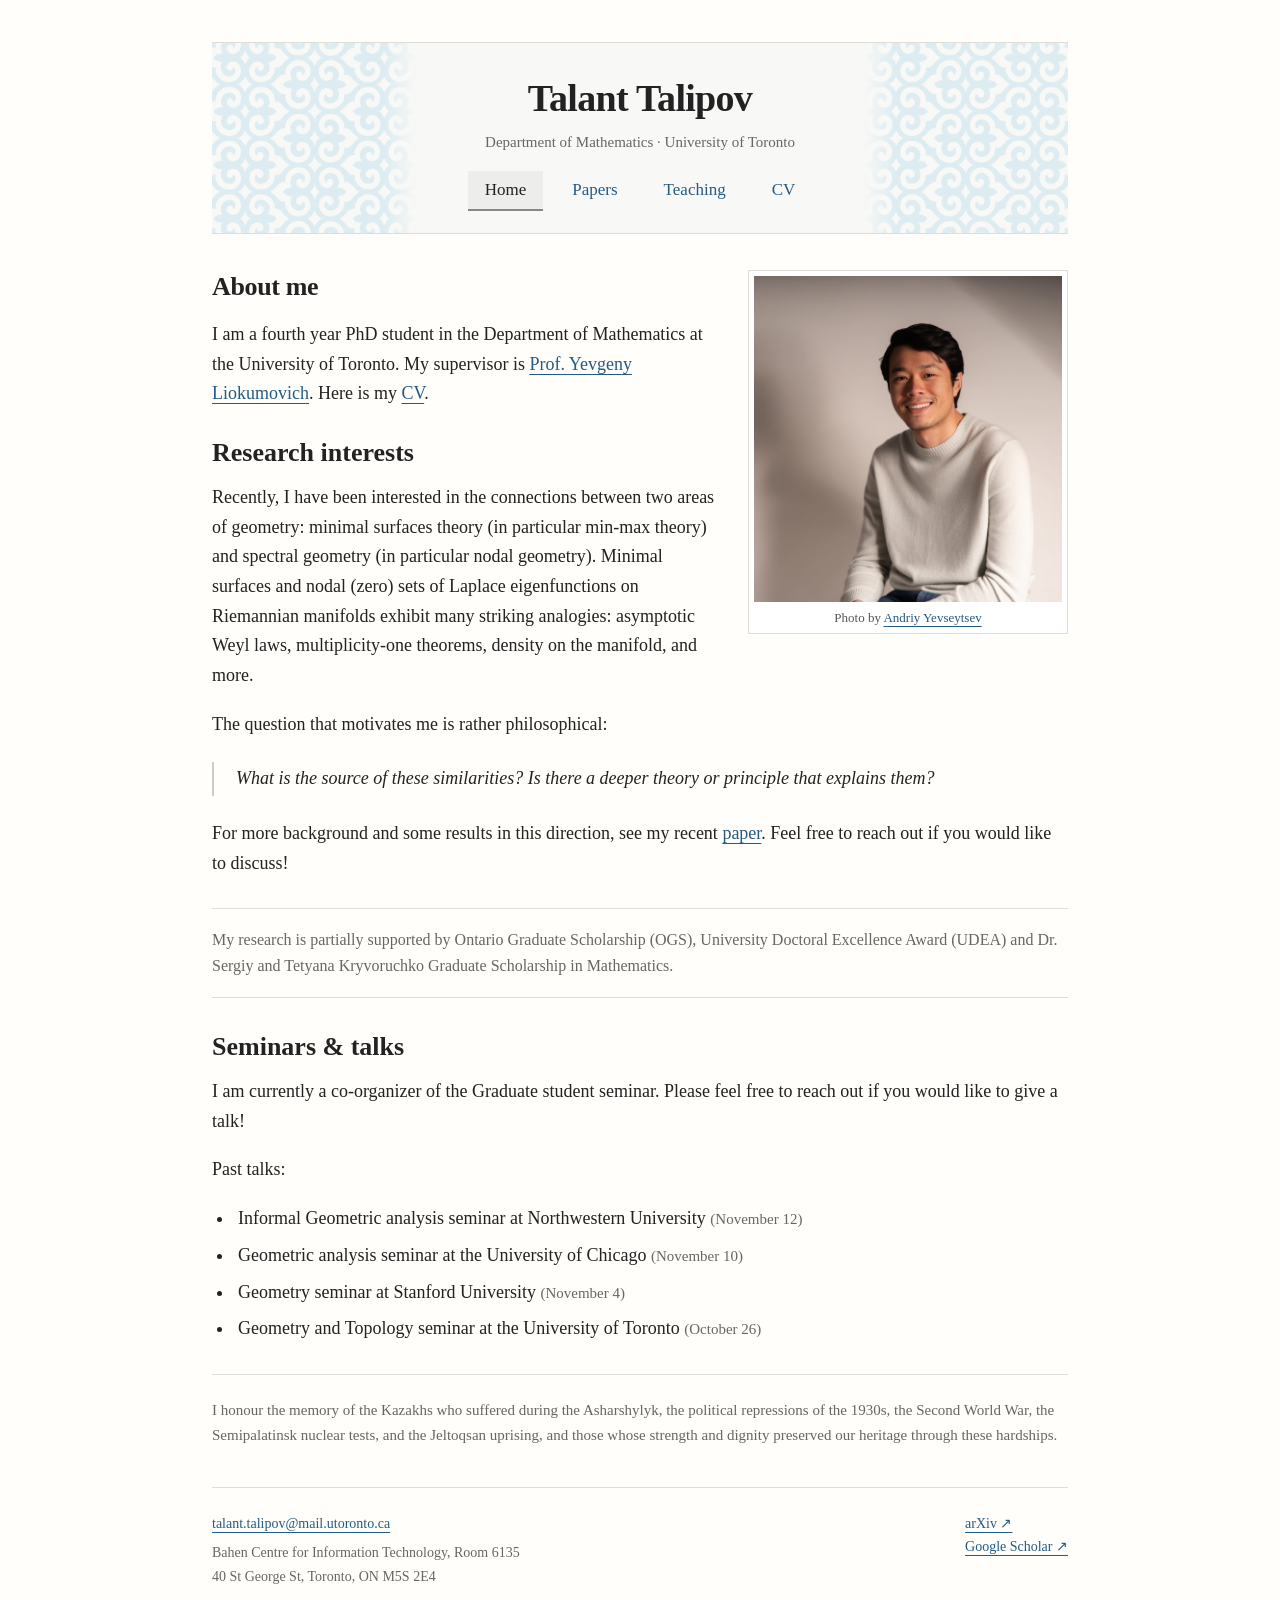
<file: index.html>
<!doctype html>
<html lang="en">
<head>
  <meta charset="utf-8">
  <meta name="viewport" content="width=device-width, initial-scale=1">
  <meta name="description" content="Talant Talipov, PhD student in mathematics at the University of Toronto. Research in minimal surfaces, min-max theory, and spectral geometry.">
  <title>Talant Talipov · Mathematics</title>
  <link rel="icon" href="assets/favicon.svg" type="image/svg+xml">
  <link rel="stylesheet" href="style.css?v=7">
</head>
<body>
  <a class="skip-link" href="#main">Skip to content</a>
  <header class="site-header">
    <p class="site-name"><a href="index.html">Talant Talipov</a></p>
    <p class="affiliation">Department of Mathematics · University of Toronto</p>
    <nav class="nav" aria-label="Main navigation">
      <a href="index.html" aria-current="page">Home</a>
      <a href="papers.html">Papers</a>
      <a href="teaching.html">Teaching</a>
      <a href="https://drive.google.com/file/d/1rQkKk2QvvQ8uJbpmPD2wDSeIB4UIoBnA/view?usp=sharing">CV</a>
    </nav>
  </header>
  <main id="main">
    <section class="profile" aria-labelledby="about-heading">
      <figure class="portrait">
        <img src="assets/portrait.jpg" alt="Talant Talipov"
             width="1280" height="1353" fetchpriority="high"
             style="display: block; width: 100%; height: auto;">
        <figcaption style="margin-top: 5px; font-size: 13px; color: #555; text-align: center;">
          Photo by <a href="https://www.instagram.com/yevseytsev">Andriy Yevseytsev</a>
        </figcaption>
      </figure>
      <div class="profile-copy">
        <h1 id="about-heading">About me</h1>
        <p>I am a fourth year PhD student in the Department of Mathematics at the University of Toronto. My supervisor is <a href="https://www.math.toronto.edu/ylio/">Prof. Yevgeny Liokumovich</a>. Here is my <a href="https://drive.google.com/file/d/1rQkKk2QvvQ8uJbpmPD2wDSeIB4UIoBnA/view?usp=sharing">CV</a>.</p>
      </div>
      <section class="research-copy" aria-labelledby="research-heading">
        <h2 id="research-heading">Research interests</h2>
        <p>Recently, I have been interested in the connections between two areas of geometry: minimal surfaces theory (in particular min-max theory) and spectral geometry (in particular nodal geometry). Minimal surfaces and nodal (zero) sets of Laplace eigenfunctions on Riemannian manifolds exhibit many striking analogies: asymptotic Weyl laws, multiplicity-one theorems, density on the manifold, and more.</p>
        <p>The question that motivates me is rather philosophical:</p>
        <blockquote class="question"><p>What is the source of these similarities? Is there a deeper theory or principle that explains them?</p></blockquote>
        <p>For more background and some results in this direction, see my recent <a href="https://arxiv.org/abs/2609.37769">paper</a>. Feel free to reach out if you would like to discuss!</p>
        <p class="support">My research is partially supported by Ontario Graduate Scholarship (OGS), University Doctoral Excellence Award (UDEA) and Dr. Sergiy and Tetyana Kryvoruchko Graduate Scholarship in Mathematics.</p>
      </section>
    </section>
    <section aria-labelledby="seminars-heading">
      <h2 id="seminars-heading">Seminars &amp; talks</h2>
      <p>I am currently a co-organizer of the Graduate student seminar. Please feel free to reach out if you would like to give a talk!</p>
      <p>Past talks:</p>
      <ul class="talks">
        <li>Informal Geometric analysis seminar at Northwestern University <span class="course-meta">(November 12)</span></li>
        <li>Geometric analysis seminar at the University of Chicago <span class="course-meta">(November 10)</span></li>
        <li>Geometry seminar at Stanford University <span class="course-meta">(November 4)</span></li>
        <li>Geometry and Topology seminar at the University of Toronto <span class="course-meta">(October 26)</span></li>
      </ul>
    </section>
    <p class="remembrance">I honour the memory of the Kazakhs who suffered during the Asharshylyk, the political repressions of the 1930s, the Second World War, the Semipalatinsk nuclear tests, and the Jeltoqsan uprising, and those whose strength and dignity preserved our heritage through these hardships.</p>
  </main>
  <footer class="site-footer">
    <address><a href="mailto:talant.talipov@mail.utoronto.ca">talant.talipov@mail.utoronto.ca</a><br>Bahen Centre for Information Technology, Room 6135<br>40 St George St, Toronto, ON M5S 2E4</address>
    <div>
      <a href="https://arxiv.org/a/talipov_t_1.html">arXiv ↗</a><br>
      <a href="https://scholar.google.ca/citations?user=2EUzQp4AAAAJ&amp;hl=en">Google Scholar ↗</a>
    </div>
  </footer>
</body>
</html>
</file>
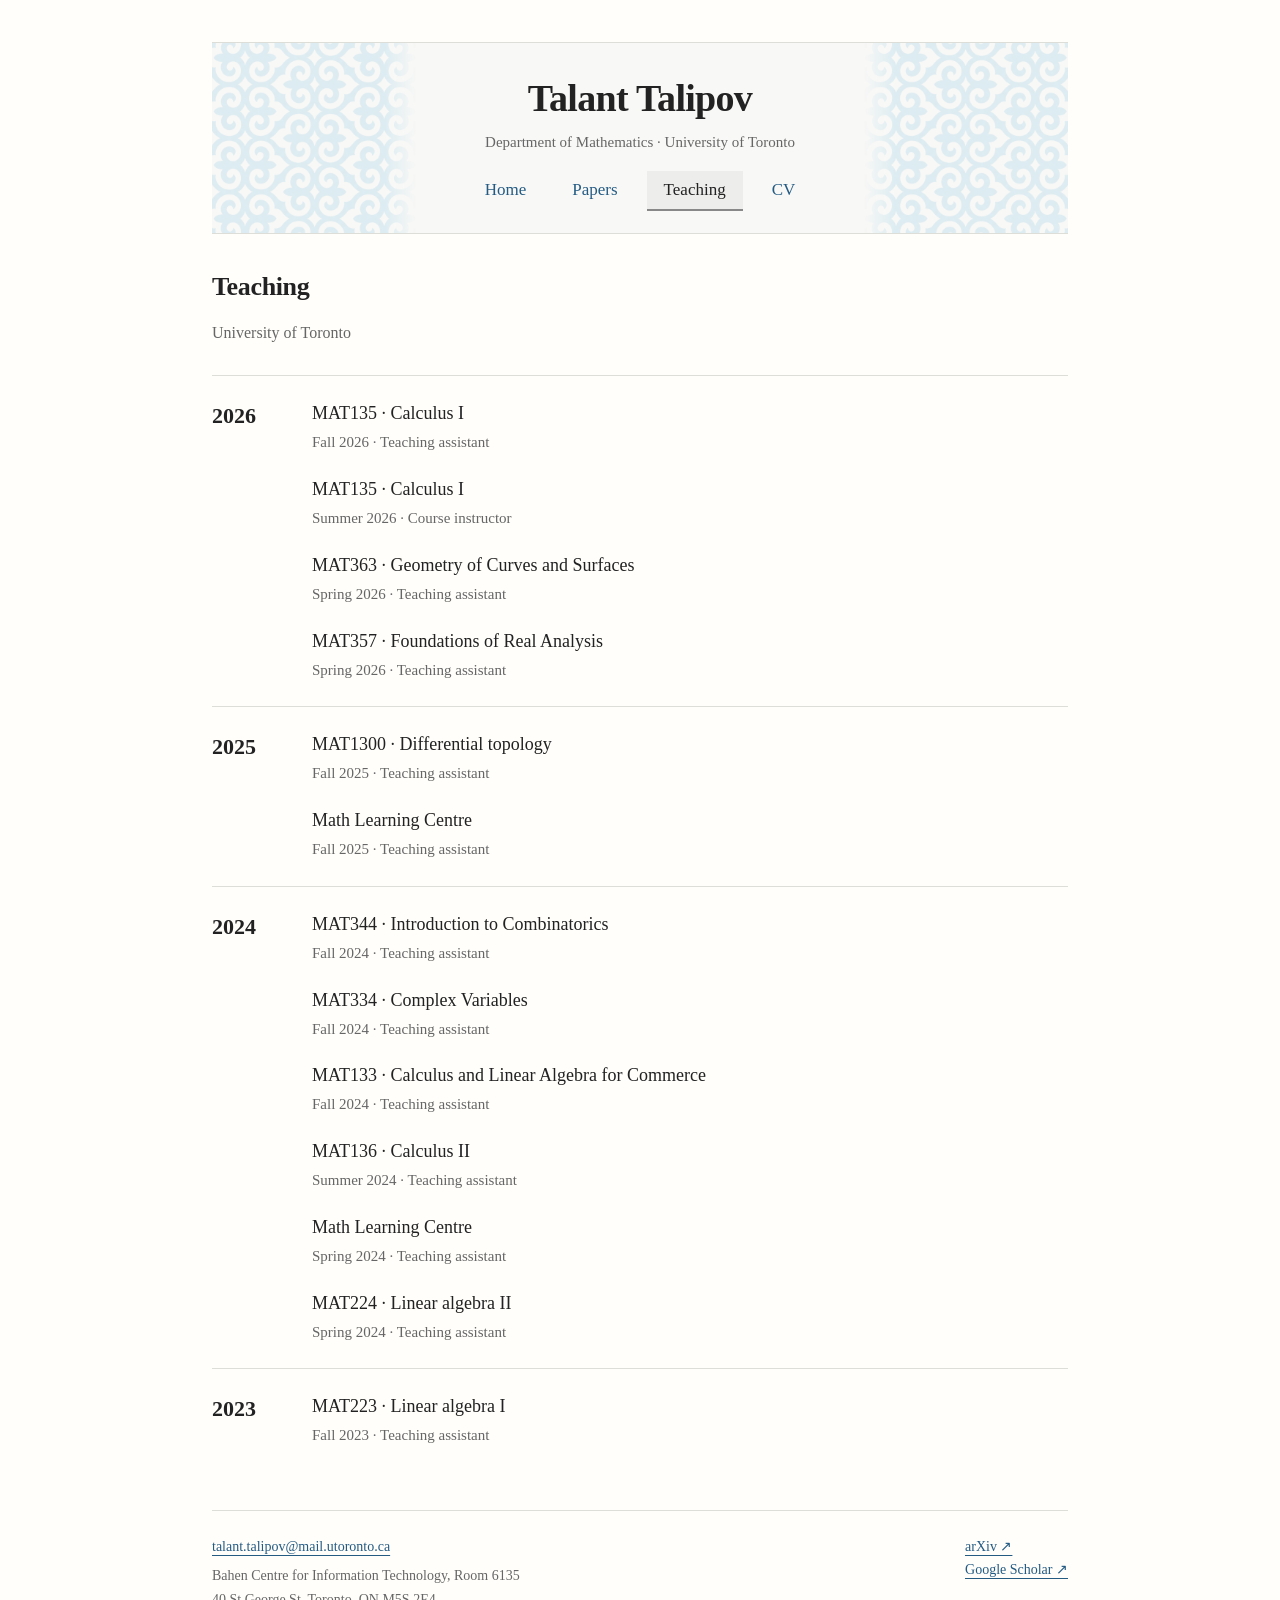
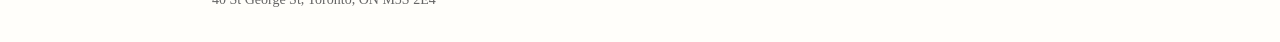
<file: teaching.html>
<!doctype html>
<html lang="en">
<head>
  <meta charset="utf-8">
  <meta name="viewport" content="width=device-width, initial-scale=1">
  <meta name="description" content="Teaching experience of Talant Talipov at the University of Toronto.">
  <title>Teaching · Talant Talipov</title>
  <link rel="icon" href="assets/favicon.svg" type="image/svg+xml">
  <link rel="stylesheet" href="style.css?v=7">
</head>
<body>
  <a class="skip-link" href="#main">Skip to content</a>
  <header class="site-header">
    <p class="site-name"><a href="index.html">Talant Talipov</a></p>
    <p class="affiliation">Department of Mathematics · University of Toronto</p>
    <nav class="nav" aria-label="Main navigation">
      <a href="index.html">Home</a>
      <a href="papers.html">Papers</a>
      <a href="teaching.html" aria-current="page">Teaching</a>
      <a href="https://drive.google.com/file/d/1hpC_2XtyhkC6qs-PTX2jF8pLLNj--5pz/view?usp=sharing">CV</a>
    </nav>
  </header>
  <main id="main">
    <h1>Teaching</h1>
    <p class="page-intro">University of Toronto</p>
    <section class="teaching-year" aria-labelledby="year-2026">
      <h2 id="year-2026">2026</h2>
      <ul class="courses">
        <li><p class="course-name">MAT135 · Calculus I</p><p class="course-meta">Fall 2026 · Teaching assistant</p></li>
        <li><p class="course-name">MAT135 · Calculus I</p><p class="course-meta">Summer 2026 · Course instructor</p></li>
        <li><p class="course-name">MAT363 · Geometry of Curves and Surfaces</p><p class="course-meta">Spring 2026 · Teaching assistant</p></li>
        <li><p class="course-name">MAT357 · Foundations of Real Analysis</p><p class="course-meta">Spring 2026 · Teaching assistant</p></li>
      </ul>
    </section>
    <section class="teaching-year" aria-labelledby="year-2025">
      <h2 id="year-2025">2025</h2>
      <ul class="courses">
        <li><p class="course-name">MAT1300 · Differential topology</p><p class="course-meta">Fall 2025 · Teaching assistant</p></li>
        <li><p class="course-name">Math Learning Centre</p><p class="course-meta">Fall 2025 · Teaching assistant</p></li>
      </ul>
    </section>
    <section class="teaching-year" aria-labelledby="year-2024">
      <h2 id="year-2024">2024</h2>
      <ul class="courses">
        <li><p class="course-name">MAT344 · Introduction to Combinatorics</p><p class="course-meta">Fall 2024 · Teaching assistant</p></li>
        <li><p class="course-name">MAT334 · Complex Variables</p><p class="course-meta">Fall 2024 · Teaching assistant</p></li>
        <li><p class="course-name">MAT133 · Calculus and Linear Algebra for Commerce</p><p class="course-meta">Fall 2024 · Teaching assistant</p></li>
        <li><p class="course-name">MAT136 · Calculus II</p><p class="course-meta">Summer 2024 · Teaching assistant</p></li>
        <li><p class="course-name">Math Learning Centre</p><p class="course-meta">Spring 2024 · Teaching assistant</p></li>
        <li><p class="course-name">MAT224 · Linear algebra II</p><p class="course-meta">Spring 2024 · Teaching assistant</p></li>
      </ul>
    </section>
    <section class="teaching-year" aria-labelledby="year-2023">
      <h2 id="year-2023">2023</h2>
      <ul class="courses"><li><p class="course-name">MAT223 · Linear algebra I</p><p class="course-meta">Fall 2023 · Teaching assistant</p></li></ul>
    </section>
  </main>
  <footer class="site-footer">
    <address><a href="mailto:talant.talipov@mail.utoronto.ca">talant.talipov@mail.utoronto.ca</a><br>Bahen Centre for Information Technology, Room 6135<br>40 St George St, Toronto, ON M5S 2E4</address>
    <div>
      <a href="https://arxiv.org/a/talipov_t_1.html">arXiv ↗</a><br>
      <a href="https://scholar.google.ca/citations?user=2EUzQp4AAAAJ&amp;hl=en">Google Scholar ↗</a>
    </div>
  </footer>
</body>
</html>
</file>
<file: style.css>
:root {
  color-scheme: light;
  --ink: #222222;
  --muted: #666666;
  --blue: #245b83;
  --blue-dark: #163d5b;
  --wash: #f8f8f6;
  --line: #deded9;
}
* { box-sizing: border-box; }
html { background: #fffefa; scroll-behavior: smooth; }
body {
  max-width: 940px;
  margin: 0 auto;
  padding: 42px 42px 0;
  color: var(--ink);
  font: 18px/1.65 Georgia, 'Times New Roman', serif;
  -webkit-font-smoothing: antialiased;
}
a { color: var(--blue); text-underline-offset: 4px; text-decoration-thickness: 1px; }
a:hover { color: var(--blue-dark); text-decoration: underline; }
a:focus-visible, summary:focus-visible { outline: 2px solid var(--blue); outline-offset: 5px; border-radius: 2px; }
.skip-link { position: absolute; left: 20px; top: -100px; background: white; padding: 10px; z-index: 2; }
.skip-link:focus { top: 12px; }
.sr-only { position: absolute; width: 1px; height: 1px; padding: 0; margin: -1px; overflow: hidden; clip-path: inset(50%); white-space: nowrap; border: 0; }
.site-header { position: relative; isolation: isolate; padding: 32px 26px 22px; background: var(--wash); border-top: 1px solid var(--line); border-bottom: 1px solid var(--line); text-align: center; }
/* Fade only the inner edge of each side panel; the centre stays empty. */
.site-header::before,
.site-header::after {
  content: "";
  position: absolute;
  top: 0;
  bottom: 0;
  width: 24%;
  z-index: -1;
  pointer-events: none;
  background-image: url("assets/kazakh-pattern-blue-hd.png");
  background-size: 460px auto;
  background-position: center;
  background-repeat: repeat;
  opacity: .10;
}
.site-header::before {
  left: 0;
  -webkit-mask-image: linear-gradient(to right, #000 85%, transparent 100%);
  mask-image: linear-gradient(to right, #000 85%, transparent 100%);
}
.site-header::after {
  right: 0;
  -webkit-mask-image: linear-gradient(to left, #000 85%, transparent 100%);
  mask-image: linear-gradient(to left, #000 85%, transparent 100%);
}
.site-name { margin: 0; font-size: 38px; font-weight: bold; letter-spacing: -.7px; line-height: 1.25; }
.site-name a { color: var(--ink); text-decoration: none; }
.affiliation { margin: 7px 0 17px; color: var(--muted); font-size: 15px; }
.nav { display: flex; flex-wrap: wrap; justify-content: center; gap: 7px 12px; }
.nav a { padding: 5px 17px; font-size: 17px; text-decoration: none; border-bottom: 2px solid transparent; }
.nav a:hover { background: #ededeb; }
.nav a[aria-current='page'] { color: var(--ink); border-color: #888888; background: #ededeb; }
main { padding-top: 36px; }
h1, h2, h3 { font-weight: bold; line-height: 1.3; color: var(--ink); }
h1 { font-size: 26px; margin: 0 0 16px; letter-spacing: -.35px; }
h2 { margin: 32px 0 13px; font-size: 26px; }
p { margin: 0 0 19px; }
.profile { display: flow-root; }
.portrait { display: block; float: right; width: 320px; max-width: 45%; height: auto; margin: 0 0 23px 32px; border: 1px solid var(--line); padding: 5px; background: white; }
.profile-copy p { margin-bottom: 16px; }
.research-copy { margin-top: 27px; }
.research-copy h2 { margin-top: 0; }
.question { border-left: 2px solid #cccccc; margin: 23px 0; padding: 2px 0 2px 22px; font-style: italic; }
.question p { margin: 0; }
.support { clear: both; margin: 29px 0 0; padding: 18px 0; border-top: 1px solid var(--line); border-bottom: 1px solid var(--line); font-size: 16px; color: var(--muted); }
.talks { margin: 8px 0 22px; padding-left: 22px; }
.talks li { margin-bottom: 7px; padding-left: 4px; }
.remembrance { border-top: 1px solid var(--line); padding-top: 23px; margin-top: 30px; color: var(--muted); font-size: 15px; line-height: 1.7; }
.page-intro { color: var(--muted); font-size: 16px; margin-bottom: 29px; }
.paper-list { padding-left: 27px; margin: 0; }
.paper-list > li { padding: 0 0 24px 9px; margin-bottom: 20px; border-bottom: 1px solid var(--line); }
.paper-list > li:last-child { border-bottom: none; margin-bottom: 0; }
.paper-list > li::marker { color: var(--muted); font-size: 15px; }
.paper-title { font-size: 19px; line-height: 1.45; margin: 0 0 6px; }
.paper-title a { color: var(--ink); text-decoration: none; }
.paper-title a:hover { text-decoration: underline; }
.paper-meta { font-size: 15px; color: var(--muted); margin: 0 0 9px; }
.paper-meta a { color: inherit; }
.paper-links { font-size: 15px; margin-bottom: 10px; }
.paper-links a { text-decoration: none; border-bottom: 1px solid #afc9d9; }
.separator { padding: 0 9px; color: #999999; }
details { font-size: 15px; }
summary { width: fit-content; cursor: pointer; color: var(--ink); padding: 2px 0; }
summary::marker { font-size: 12px; }
summary:hover { color: var(--blue-dark); text-decoration: underline; text-underline-offset: 4px; }
.explanation { min-height: 52px; margin-top: 10px; padding: 10px 17px; border-left: 2px solid #cccccc; background: var(--wash); font-size: 17px; }
.explanation p:last-child { margin-bottom: 0; }
.teaching-year { display: grid; grid-template-columns: 75px 1fr; gap: 25px; padding: 24px 0; border-top: 1px solid var(--line); }
.teaching-year h2 { margin: 2px 0 0; font-size: 22px; color: var(--ink); }
.courses { list-style: none; margin: 0; padding: 0; }
.courses li { margin-bottom: 21px; }
.courses li:last-child { margin-bottom: 0; }
.course-name { margin: 0; line-height: 1.5; }
.course-meta { margin: 3px 0 0; font-size: 15px; color: var(--muted); }
.site-footer { margin-top: 38px; padding: 24px 0 30px; border-top: 1px solid var(--line); font-size: 14px; color: var(--muted); display: flex; justify-content: space-between; gap: 20px; }
.site-footer address { font-style: normal; line-height: 1.7; }
.site-footer address a { display: inline-block; margin-bottom: 5px; }
.site-footer > a { white-space: nowrap; align-self: start; }
@media (max-width: 620px) {
  body { padding: 18px 21px 0; font-size: 17px; }
  .site-header { padding: 22px 13px 16px; }
  .site-header::before, .site-header::after { width: 8%; background-size: 380px auto; }
  .site-name { font-size: 31px; }
  .affiliation { font-size: 14px; }
  .nav { gap: 5px; }
  .nav a { padding: 5px 12px; font-size: 16px; }
  main { padding-top: 29px; }
  .portrait { float: none; width: 260px; max-width: 80%; margin: 0 auto 27px; }
  .profile-copy { font-size: 17px; }
  .research-copy { margin-top: 22px; }
  .teaching-year { grid-template-columns: 55px 1fr; gap: 15px; }
  .site-footer { display: block; }
  .site-footer > a { display: inline-block; margin-top: 15px; }
}
@media (prefers-reduced-motion: reduce) { html { scroll-behavior: auto; } }
@media print {
  body { max-width: none; padding: 0; color: #000; font-size: 11pt; }
  .site-header { background: none; border: 0; padding: 0 0 15px; }
  .nav, .skip-link, .site-header::before, .site-header::after { display: none; }
  a { color: inherit; }
  .paper-list > li, .teaching-year { break-inside: avoid; }
}
</file>
